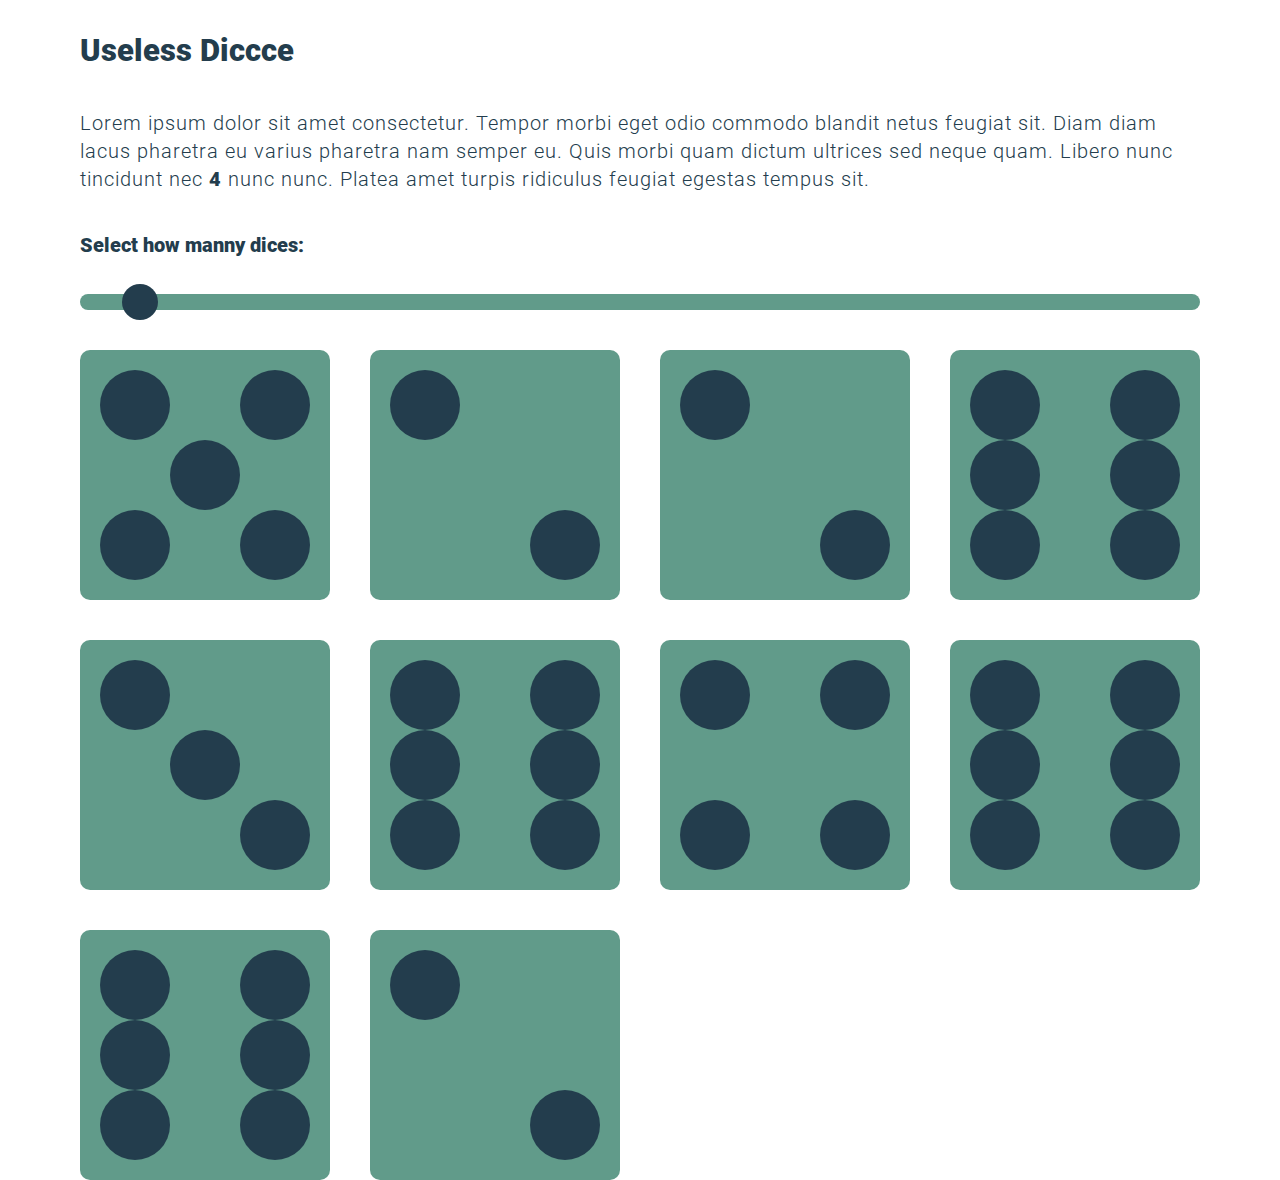
<file: index.html>
<!DOCTYPE html>
<html lang="en">
    <head>
        <meta charset="UTF-8" />
        <meta name="viewport" content="width=device-width, initial-scale=1.0" />

        <!-- CSS -->
        <link rel="stylesheet" href="css/typogrofy.css" />
        <link rel="stylesheet" href="css/style.css" />

        <!-- https://www.vecteezy.com/vector-art/379555-dice-six-vector-icon -->
        <link rel="icon" type="image/x-icon" href="./img/icon.svg" />

        <title>Dice</title>
    </head>
    <body>
        <main>
            <h1>Useless Diccce</h1>
            <p>
                Lorem ipsum dolor sit amet consectetur. Tempor morbi eget odio commodo blandit netus feugiat sit. Diam diam lacus pharetra eu varius pharetra nam semper eu. Quis morbi quam dictum ultrices sed neque quam. Libero nunc tincidunt nec <strong>4</strong> nunc nunc. Platea amet turpis ridiculus feugiat egestas tempus sit.
            </p>
            <form aria-label="Game difficulty form">
                <label for="antal">Select how manny dices:</label>
                <input type="range" min="1" max="200" value="10" id="antal" />
            </form>

            <section aria-label="Game continer" class="continer"></section>
        </main>

        <script src="js/dice.js"></script>
        <script src="js/game.js"></script>
    </body>
</html>
</file>
<file: css/typogrofy.css>
:root {
  --main-font: "Roboto";

  --fs-weight-300: 300;
  --fs-weight-400: 400;
  --fs-weight-800: 800;
  --fs-weight-900: 900;
}
@font-face {
  font-family: 'Roboto';
  src: url('../Fonts/Roboto/Roboto-Bold.woff2') format('woff2'),
      url('../Fonts/Roboto/Roboto-Bold.woff') format('woff');
  font-weight: bold;
  font-style: normal;
  font-display: swap;
}

@font-face {
  font-family: 'Roboto';
  src: url('../Fonts/Roboto/Roboto-BoldItalic.woff2') format('woff2'),
      url('../Fonts/Roboto/Roboto-BoldItalic.woff') format('woff');
  font-weight: bold;
  font-style: italic;
  font-display: swap;
}

@font-face {
  font-family: 'Roboto';
  src: url('../Fonts/Roboto/Roboto-MediumItalic.woff2') format('woff2'),
      url('../Fonts/Roboto/Roboto-MediumItalic.woff') format('woff');
  font-weight: 500;
  font-style: italic;
  font-display: swap;
}

@font-face {
  font-family: 'Roboto';
  src: url('../Fonts/Roboto/Roboto-Medium.woff2') format('woff2'),
      url('../Fonts/Roboto/Roboto-Medium.woff') format('woff');
  font-weight: 500;
  font-style: normal;
  font-display: swap;
}

@font-face {
  font-family: 'Roboto';
  src: url('../Fonts/Roboto/Roboto-Black.woff2') format('woff2'),
      url('../Fonts/Roboto/Roboto-Black.woff') format('woff');
  font-weight: 900;
  font-style: normal;
  font-display: swap;
}

@font-face {
  font-family: 'Roboto';
  src: url('../Fonts/Roboto/Roboto-Thin.woff2') format('woff2'),
      url('../Fonts/Roboto/Roboto-Thin.woff') format('woff');
  font-weight: 100;
  font-style: normal;
  font-display: swap;
}

@font-face {
  font-family: 'Roboto';
  src: url('../Fonts/Roboto/Roboto-Regular.woff2') format('woff2'),
      url('../Fonts/Roboto/Roboto-Regular.woff') format('woff');
  font-weight: normal;
  font-style: normal;
  font-display: swap;
}

@font-face {
  font-family: 'Roboto';
  src: url('../Fonts/Roboto/Roboto-LightItalic.woff2') format('woff2'),
      url('../Fonts/Roboto/Roboto-LightItalic.woff') format('woff');
  font-weight: 300;
  font-style: italic;
  font-display: swap;
}

@font-face {
  font-family: 'Roboto';
  src: url('../Fonts/Roboto/Roboto-ThinItalic.woff2') format('woff2'),
      url('../Fonts/Roboto/Roboto-ThinItalic.woff') format('woff');
  font-weight: 100;
  font-style: italic;
  font-display: swap;
}

@font-face {
  font-family: 'Roboto';
  src: url('../Fonts/Roboto/Roboto-Light.woff2') format('woff2'),
      url('../Fonts/Roboto/Roboto-Light.woff') format('woff');
  font-weight: 300;
  font-style: normal;
  font-display: swap;
}

@font-face {
  font-family: 'Roboto';
  src: url('../Fonts/Roboto/Roboto-Italic.woff2') format('woff2'),
      url('../Fonts/Roboto/Roboto-Italic.woff') format('woff');
  font-weight: normal;
  font-style: italic;
  font-display: swap;
}

@font-face {
  font-family: 'Roboto';
  src: url('../Fonts/Roboto/Roboto-BlackItalic.woff2') format('woff2'),
      url('../Fonts/Roboto/Roboto-BlackItalic.woff') format('woff');
  font-weight: 900;
  font-style: italic;
  font-display: swap;
}

body {
    font-family: var(--main-font);
    color: var(--natt);
}

h1 {
    font-family: var(--main-font);
    font-weight: var(--fs-weight-800);
    font-size: 1.56rem;
}

p {
    font-family: var(--main-font);
    font-weight: var(--fs-weight-300);
    font-size: 1rem;
    line-height: 1.4;
    letter-spacing: 1px;
}

strong {
    font-weight: var(--fs-weight-800);
    font-size: 1rem;
}

form label {
    font-family: var(--main-font);
    font-weight: var(--fs-weight-800);
    font-size: 1rem;
}

@media screen and (min-width: 800px) {
    html {
        font-size: 20px;
    }
}
</file>
<file: css/style.css>
* {
    padding: 0px;
    margin: 0px;
    text-decoration: none;
}

:root {
    --cl-main: hsl(0, 79%, 72%);
    --cl-main-dark: hsl(0, 79%, 62%);

    --natt: #233D4D;
    --skog: #619B8A;
    --gräss: #A1C181;
    --sol: #FCCA46;
}

body, html {
    min-height: 100%;
}

main {
    display: flex;
    flex-direction: column;
    gap: 2rem;

    /* width: 75%; */
    min-height: 100vh;
    margin: 0 24px;
    padding-top: 32px;
    box-sizing: border-box;
}

.continer {
    display: grid;
    grid-template-columns: repeat(auto-fit, minmax(200px, 1fr));
    gap: 2rem;
}

.dice {
    display: grid;
    grid-template-columns: repeat(3, 1fr);
    grid-template-rows: repeat(3, 1fr);

    width: 100%;
    aspect-ratio: 1 / 1;
    background-color: var(--skog);
    padding: 1rem;
    border-radius: .5rem;
    box-sizing: border-box;
}

.dice.active {
    background-color: var(--sol);
}

.dice span {
    position: relative;
    background-color: var(--natt);
    width: 100%;
    height: 100%;

    border-radius: 50%;
}

.dice[data-side="1"] {
    grid-template-areas:
        ". . ."
        ". dot5 ."
        ". . ."
        ;
}
.dice[data-side="2"] {
    grid-template-areas:
        "dot1 . ."
        ". . ."
        ". . dot2"
        ;
}
.dice[data-side="3"] {
    grid-template-areas:
        "dot1 . ."
        ". dot2 ."
        ". . dot3"
        ;
}
.dice[data-side="4"] {
    grid-template-areas:
        "dot1 . dot2"
        ". . ."
        "dot3 . dot4"
        ;
}
.dice[data-side="5"] {
    grid-template-areas:
        "dot1 . dot2"
        ". dot3 ."
        "dot4 . dot5"
        ;
}
.dice[data-side="6"] {
    grid-template-areas:
        "dot1 . dot2"
        "dot3 . dot4"
        "dot5 . dot6"
        ;
}

.dice span:nth-child(1) {
    grid-area: dot1;
}
.dice span:nth-child(2) {
    grid-area: dot2;
}
.dice span:nth-child(3) {
    grid-area: dot3;
}
.dice span:nth-child(4) {
    grid-area: dot4;
}
.dice span:nth-child(5) {
    grid-area: dot5;
}
.dice span:nth-child(6) {
    grid-area: dot6;
}

/* Form */
form {
    display: flex;
    flex-direction: column;
    gap: calc(21px + 16px);
}

/* Input */
input[type=range] {
    -webkit-appearance: none;
    width: 100%;
    background-color: var(--skog);
    border-radius: 8px;
    height: .8rem;
    transition: background-color .2s;
}

input[type=range]::-moz-range-thumb {
    -webkit-appearance: none;
    background-color: var(--natt);
    border: none;
    width: 1.8rem;
    height: 1.8rem;
    border-radius: 50%;
}
input[type=range]::-webkit-slider-thumb {
    -webkit-appearance: none;
    background-color: var(--natt);
    border: none;
    width: 1rem;
    height: 1rem;
    scale: 1.8;
    border-radius: 50%;
}

  input[type="range"]:focus::-moz-range-thumb {
	background-color: HSL(202.9, 37.5%, 27%);
    transition: background-color .2s;
}

input[type=range]:focus:-webkit-slider-thumb {
	background-color: HSL(202.9, 37.5%, 27%);
    transition: background-color .2s;
}

  input[type=range]:focus {
    outline: none;
    background-color: var(--gräss);
    transition: background-color .2s;
  }

  input[type=range]::-ms-track {
    width: 100%;
    cursor: pointer;

    background: transparent;
    border-color: transparent;
    color: transparent;
  }


  @media screen and (min-width: 800px) {
    main {
        margin: 0 80px;
        padding-top: 32px;
        box-sizing: border-box;
    }
  }
</file>
